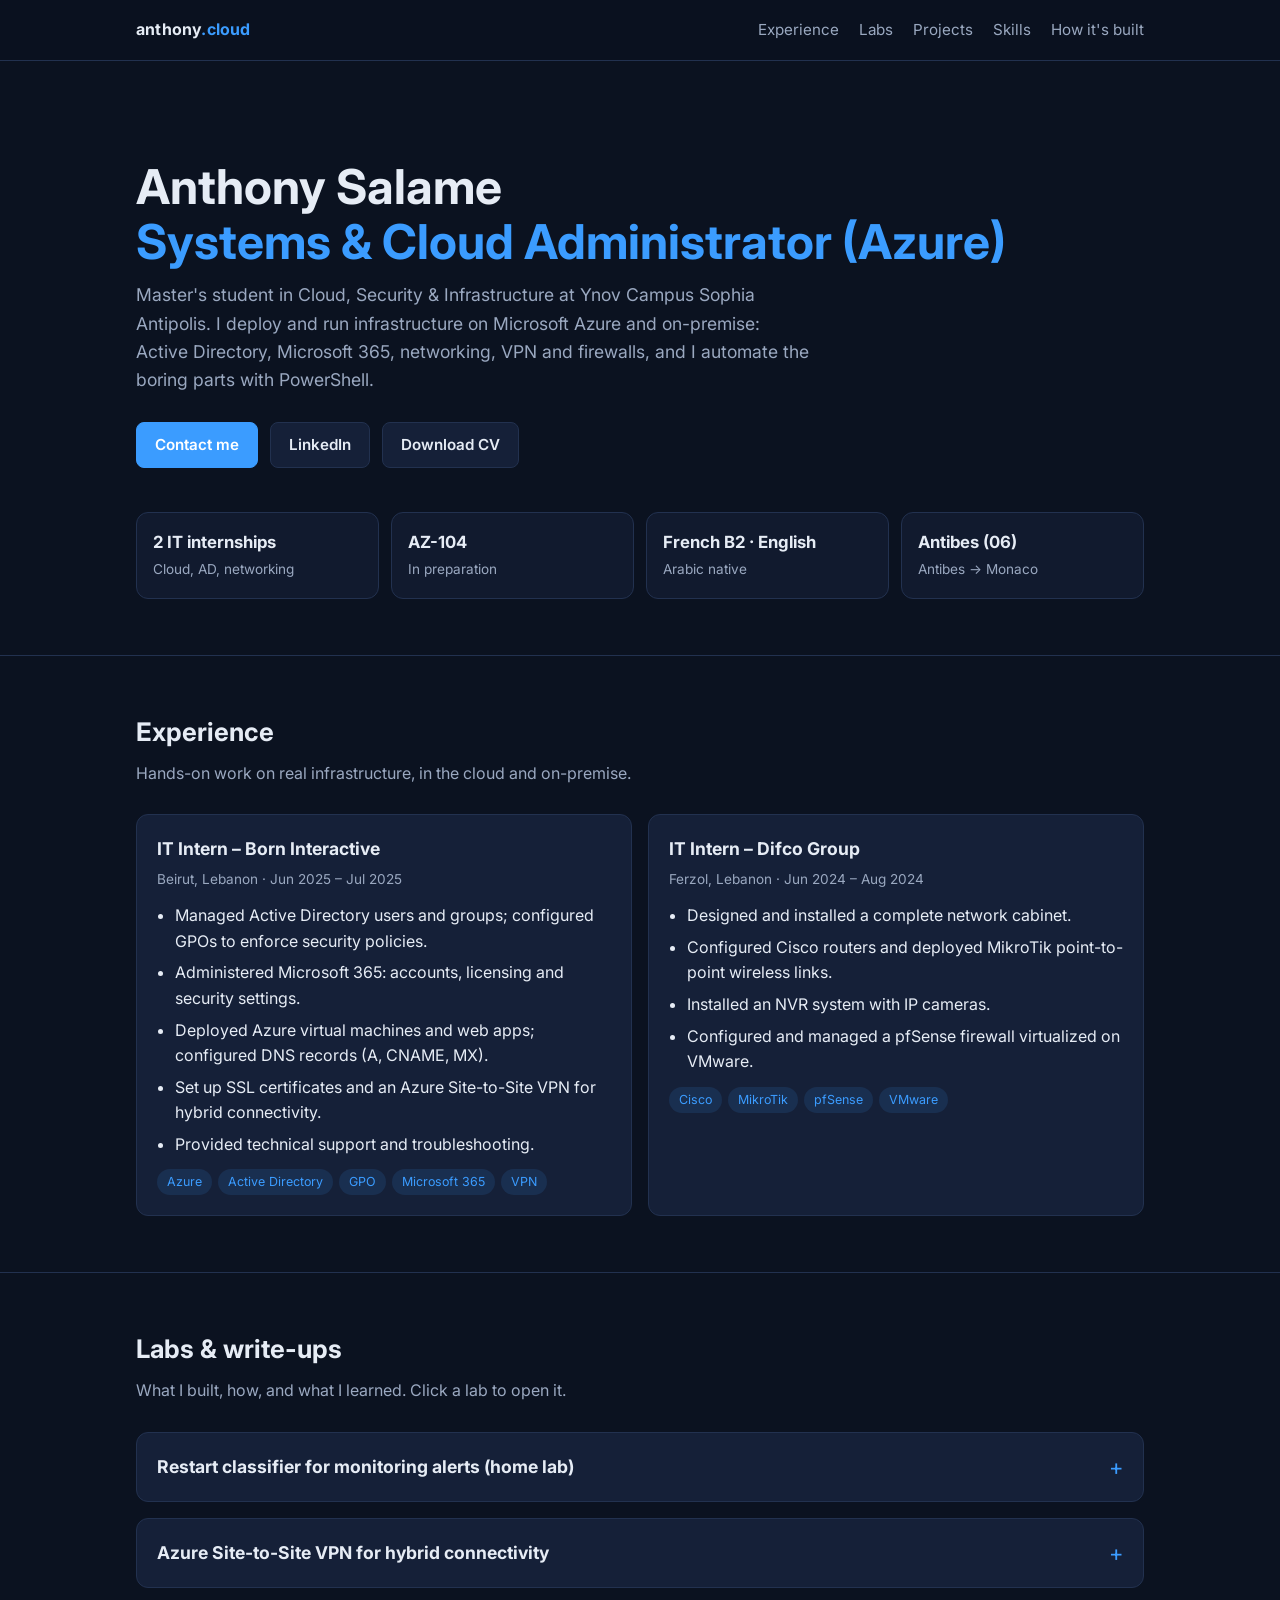
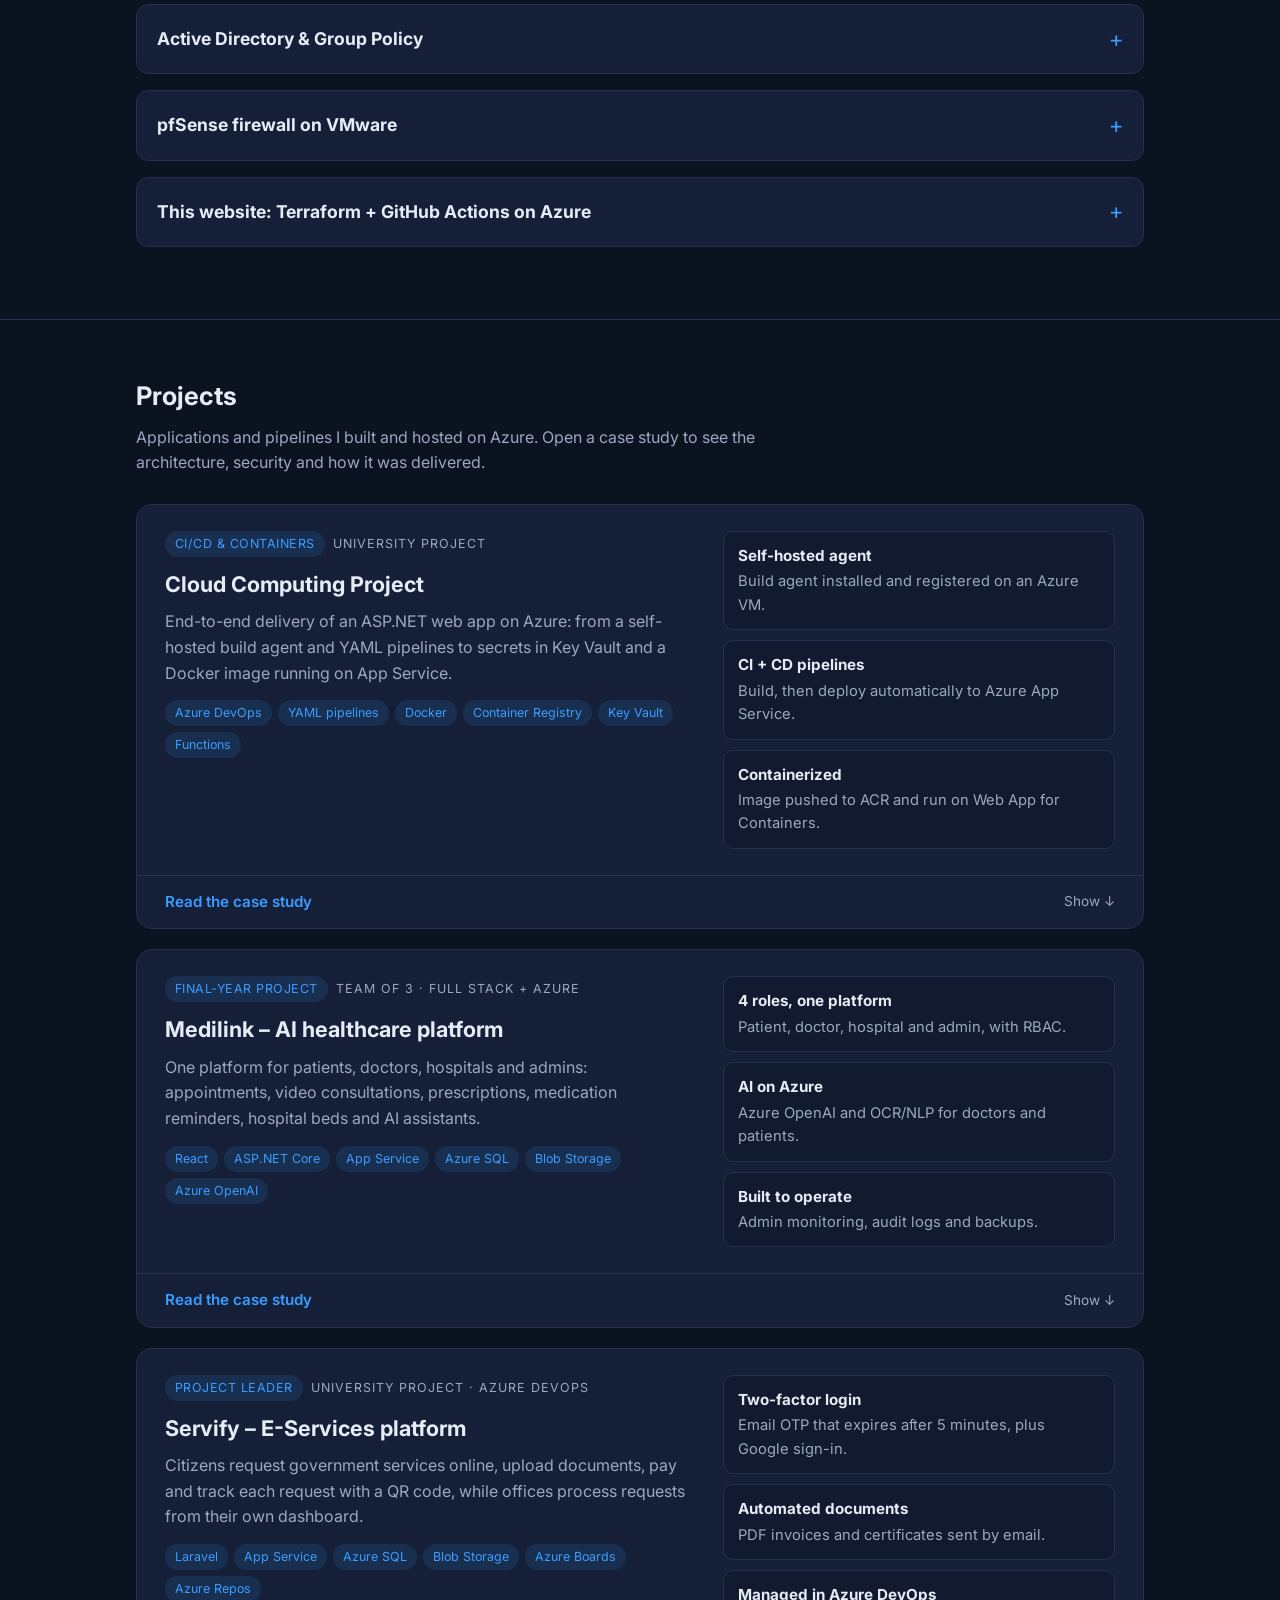
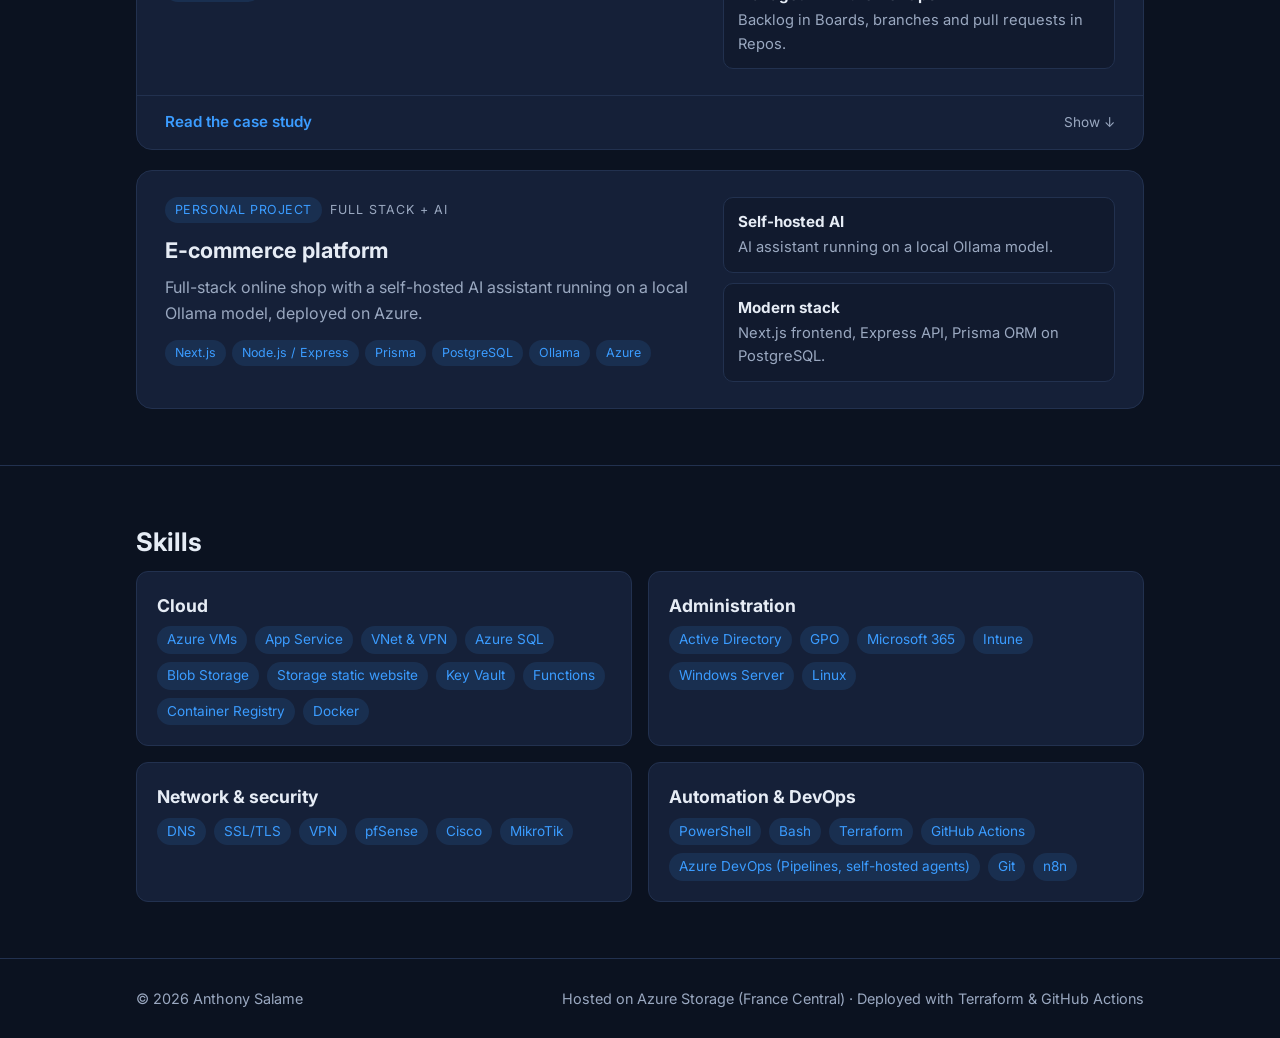
<file: site/index.html>
<!doctype html>
<html lang="en">
  <head>
    <meta charset="utf-8" />
    <meta name="viewport" content="width=device-width, initial-scale=1" />
    <title>Anthony Salame – Systems & Cloud</title>
    <meta
      name="description"
      content="Anthony Salame – Systems & Cloud Administration (Azure). Labs, internships and projects."
    />
    <link rel="preconnect" href="https://fonts.googleapis.com" />
    <link rel="preconnect" href="https://fonts.gstatic.com" crossorigin />
    <link
      href="https://fonts.googleapis.com/css2?family=Inter:wght@400;600;700&family=JetBrains+Mono:wght@400;600&display=swap"
      rel="stylesheet"
    />
    <link rel="stylesheet" href="styles.css" />
    <style>
      /* ---------- Projects ---------- */
      .projects { display: grid; gap: 20px; }
      .project {
        background: var(--card); border: 1px solid var(--border);
        border-radius: 16px; overflow: hidden;
        transition: border-color .2s ease;
      }
      .project:hover { border-color: rgba(59,156,255,.45); }
      .project-main {
        display: grid; grid-template-columns: 1.15fr .85fr; gap: 28px;
        padding: 26px 28px;
      }
      .project-kicker {
        display: flex; flex-wrap: wrap; gap: 8px; align-items: center;
        font-size: .78rem; text-transform: uppercase; letter-spacing: .08em;
        color: var(--muted); margin-bottom: 10px;
      }
      .project-kicker .pill {
        background: var(--accent-soft); color: var(--accent);
        border-radius: 999px; padding: 3px 10px; letter-spacing: .04em;
      }
      .project h3 { font-size: 1.35rem; margin-bottom: 8px; }
      .project-summary { color: var(--muted); margin-bottom: 14px; }
      .highlights { list-style: none; display: grid; gap: 10px; align-content: start; }
      .highlights li {
        background: var(--bg-alt); border: 1px solid var(--border);
        border-radius: 10px; padding: 12px 14px; font-size: .92rem;
      }
      .highlights li strong { display: block; color: var(--text); font-size: .95rem; margin-bottom: 2px; }
      .highlights li span { color: var(--muted); }
      .case-study { border-top: 1px solid var(--border); }
      .case-study summary {
        list-style: none; cursor: pointer; padding: 14px 28px;
        display: flex; justify-content: space-between; align-items: center;
        color: var(--accent); font-weight: 600; font-size: .95rem;
      }
      .case-study summary::-webkit-details-marker { display: none; }
      .case-study summary::after { content: "Show ↓"; font-weight: 400; color: var(--muted); font-size: .85rem; }
      .case-study[open] summary::after { content: "Hide ↑"; }
      .case-study summary:hover { background: rgba(59,156,255,.05); }
      .case-body {
        display: grid; grid-template-columns: 1fr 1fr; gap: 22px 32px;
        padding: 6px 28px 28px;
      }
      .case-body h4 {
        font-size: .78rem; text-transform: uppercase; letter-spacing: .08em;
        color: var(--accent); margin-bottom: 8px;
      }
      .case-body ul { padding-left: 18px; }
      .case-body li { margin-bottom: 6px; font-size: .94rem; }
      .case-body .full { grid-column: 1 / -1; }
      @media (max-width: 760px) {
        .project-main, .case-body { grid-template-columns: 1fr; gap: 18px; }
        .project-main { padding: 22px 20px; }
        .case-study summary { padding: 14px 20px; }
        .case-body { padding: 4px 20px 22px; }
      }
    </style>
  </head>
  <body>
    <header class="nav">
      <div class="container">
        <a href="#" class="logo">anthony<span>.cloud</span></a>
        <nav>
          <ul>
            <li><a href="#experience">Experience</a></li>
            <li><a href="#labs">Labs</a></li>
            <li class="hide-sm"><a href="#projects">Projects</a></li>
            <li class="hide-sm"><a href="#skills">Skills</a></li>
            <li><a href="deploy.html">How it's built</a></li>
          </ul>
        </nav>
      </div>
    </header>

    <main>
      <!-- HERO -->
      <div class="hero">
        <div class="container">
          <h1>
            Anthony Salame<br /><span
              >Systems & Cloud Administrator (Azure)</span
            >
          </h1>
          <p class="lead">
            Master's student in Cloud, Security & Infrastructure at Ynov Campus
            Sophia Antipolis. I deploy and run infrastructure on Microsoft Azure
            and on-premise: Active Directory, Microsoft 365, networking, VPN and
            firewalls, and I automate the boring parts with PowerShell.
          </p>
          <div class="cta">
            <a class="btn primary" href="mailto:anthony.salameh2005@gmail.com"
              >Contact me</a
            >
            <a
              class="btn"
              href="https://linkedin.com/in/anthony-salameh-21b314324"
              target="_blank"
              rel="noopener"
              >LinkedIn</a
            >
            <a class="btn" href="CV_Anthony_Salame.pdf" target="_blank"
              >Download CV</a
            >
          </div>

          <div class="stats">
            <div class="stat">
              <strong>2 IT internships</strong
              ><span>Cloud, AD, networking</span>
            </div>
            <div class="stat">
              <strong>AZ-104</strong><span>In preparation</span>
            </div>
            <div class="stat">
              <strong>French B2 · English</strong><span>Arabic native</span>
            </div>
            <div class="stat">
              <strong>Antibes (06)</strong><span>Antibes → Monaco</span>
            </div>
          </div>
        </div>
      </div>

      <!-- EXPERIENCE -->
      <section id="experience">
        <div class="container">
          <h2>Experience</h2>
          <p class="sub">
            Hands-on work on real infrastructure, in the cloud and on-premise.
          </p>

          <div class="grid two">
            <div class="card">
              <h3>IT Intern – Born Interactive</h3>
              <div class="meta">Beirut, Lebanon · Jun 2025 – Jul 2025</div>
              <ul>
                <li>
                  Managed Active Directory users and groups; configured GPOs to
                  enforce security policies.
                </li>
                <li>
                  Administered Microsoft 365: accounts, licensing and security
                  settings.
                </li>
                <li>
                  Deployed Azure virtual machines and web apps; configured DNS
                  records (A, CNAME, MX).
                </li>
                <li>
                  Set up SSL certificates and an Azure Site-to-Site VPN for
                  hybrid connectivity.
                </li>
                <li>Provided technical support and troubleshooting.</li>
              </ul>
              <div class="tags">
                <span class="tag">Azure</span
                ><span class="tag">Active Directory</span>
                <span class="tag">GPO</span
                ><span class="tag">Microsoft 365</span
                ><span class="tag">VPN</span>
              </div>
            </div>

            <div class="card">
              <h3>IT Intern – Difco Group</h3>
              <div class="meta">Ferzol, Lebanon · Jun 2024 – Aug 2024</div>
              <ul>
                <li>Designed and installed a complete network cabinet.</li>
                <li>
                  Configured Cisco routers and deployed MikroTik point-to-point
                  wireless links.
                </li>
                <li>Installed an NVR system with IP cameras.</li>
                <li>
                  Configured and managed a pfSense firewall virtualized on
                  VMware.
                </li>
              </ul>
              <div class="tags">
                <span class="tag">Cisco</span><span class="tag">MikroTik</span>
                <span class="tag">pfSense</span><span class="tag">VMware</span>
              </div>
            </div>
          </div>
        </div>
      </section>

      <!-- LABS -->
      <section id="labs">
        <div class="container">
          <h2>Labs & write-ups</h2>
          <p class="sub">
            What I built, how, and what I learned. Click a lab to open it.
          </p>
          <div class="card lab">
            <details>
              <summary>
                <h3>Restart classifier for monitoring alerts (home lab)</h3>
              </summary>
              <div class="body">
                <span class="tag wip">In progress</span>
                <h4>Problem</h4>
                <p>
                  When a server restarts, monitoring raises an alert and an
                  admin has to check by hand whether the restart was planned or
                  a real problem. Most of the time it was planned, so it's
                  repetitive work.
                </p>
                <h4>What I'm building</h4>
                <ul>
                  <li>
                    A Windows Server VM on Azure, restarted in different ways:
                    normal restart, Windows Update and forced power-off.
                  </li>
                  <li>
                    A PowerShell script that reads the Windows System event log
                    (IDs 1074, 6008, 41) to find why the server restarted.
                  </li>
                  <li>
                    It classifies each restart as <strong>expected</strong> or
                    <strong>unexpected</strong>, the first step toward closing
                    planned-restart alerts automatically and escalating only
                    real incidents.
                  </li>
                </ul>
                <h4>Skills</h4>
                <div class="tags">
                  <span class="tag">PowerShell</span
                  ><span class="tag">Windows event logs</span
                  ><span class="tag">Monitoring</span
                  ><span class="tag">Azure VM</span>
                </div>
              </div>
            </details>
          </div>

          <div class="card lab">
            <details>
              <summary>
                <h3>Azure Site-to-Site VPN for hybrid connectivity</h3>
              </summary>
              <div class="body">
                <h4>Goal</h4>
                <p>
                  Connect an on-premise network to Azure securely, so internal
                  resources can reach cloud VMs over private IPs.
                </p>
                <h4>Architecture</h4>
                <ul>
                  <li>Azure Virtual Network with a dedicated GatewaySubnet.</li>
                  <li>
                    Virtual Network Gateway (route-based) and a Local Network
                    Gateway describing the on-prem side.
                  </li>
                  <li>
                    IPsec/IKE connection with a pre-shared key; on-prem device
                    configured to match.
                  </li>
                </ul>
                <h4>What I learned</h4>
                <p>
                  Address-space planning matters: overlapping ranges break
                  routing. Checking the connection status and effective routes
                  is the fastest way to debug.
                </p>
                <div class="tags">
                  <span class="tag">Azure VNet</span
                  ><span class="tag">VPN Gateway</span
                  ><span class="tag">IPsec</span>
                </div>
              </div>
            </details>
          </div>

          <div class="card lab">
            <details>
              <summary><h3>Active Directory & Group Policy</h3></summary>
              <div class="body">
                <h4>Goal</h4>
                <p>
                  Manage users and machines centrally and enforce security
                  settings.
                </p>
                <h4>What I did</h4>
                <ul>
                  <li>
                    Organized users and computers into OUs and security groups.
                  </li>
                  <li>
                    Created GPOs for password policy, drive mappings and
                    workstation restrictions.
                  </li>
                  <li>
                    Verified results with <code>gpresult /r</code> and
                    <code>gpupdate /force</code>.
                  </li>
                </ul>
                <div class="tags">
                  <span class="tag">Windows Server</span
                  ><span class="tag">AD DS</span><span class="tag">GPO</span>
                </div>
              </div>
            </details>
          </div>

          <div class="card lab">
            <details>
              <summary><h3>pfSense firewall on VMware</h3></summary>
              <div class="body">
                <h4>Goal</h4>
                <p>Protect a company network with a virtualized firewall.</p>
                <h4>What I did</h4>
                <ul>
                  <li>
                    Deployed pfSense as a VM with separate WAN and LAN
                    interfaces.
                  </li>
                  <li>Configured firewall rules, NAT and DHCP.</li>
                  <li>Tested rules from the LAN and reviewed firewall logs.</li>
                </ul>
                <div class="tags">
                  <span class="tag">pfSense</span><span class="tag">VMware</span
                  ><span class="tag">Firewall rules</span>
                </div>
              </div>
            </details>
          </div>

          <div class="card lab">
            <details>
              <summary>
                <h3>This website: Terraform + GitHub Actions on Azure</h3>
              </summary>
              <div class="body">
                <p>
                  The site you're reading is deployed as code. Full details on
                  the <a href="deploy.html">How it's built</a> page.
                </p>
                <div class="tags">
                  <span class="tag">Terraform</span
                  ><span class="tag">Azure Storage</span
                  ><span class="tag">GitHub Actions</span>
                </div>
              </div>
            </details>
          </div>
        </div>
      </section>

      <!-- PROJECTS -->
      <section id="projects">
        <div class="container">
          <h2>Projects</h2>
          <p class="sub">
            Applications and pipelines I built and hosted on Azure. Open a case
            study to see the architecture, security and how it was delivered.
          </p>

          <div class="projects">
            <!-- Cloud Computing Project -->
            <article class="project">
              <div class="project-main">
                <div>
                  <div class="project-kicker">
                    <span class="pill">CI/CD &amp; containers</span>
                    <span>University project</span>
                  </div>
                  <h3>Cloud Computing Project</h3>
                  <p class="project-summary">
                    End-to-end delivery of an ASP.NET web app on Azure: from a
                    self-hosted build agent and YAML pipelines to secrets in Key
                    Vault and a Docker image running on App Service.
                  </p>
                  <div class="tags">
                    <span class="tag">Azure DevOps</span><span class="tag">YAML pipelines</span
                    ><span class="tag">Docker</span><span class="tag">Container Registry</span
                    ><span class="tag">Key Vault</span><span class="tag">Functions</span>
                  </div>
                </div>
                <ul class="highlights">
                  <li><strong>Self-hosted agent</strong><span>Build agent installed and registered on an Azure VM.</span></li>
                  <li><strong>CI + CD pipelines</strong><span>Build, then deploy automatically to Azure App Service.</span></li>
                  <li><strong>Containerized</strong><span>Image pushed to ACR and run on Web App for Containers.</span></li>
                </ul>
              </div>
              <details class="case-study">
                <summary>Read the case study</summary>
                <div class="case-body">
                  <div>
                    <h4>Pipeline</h4>
                    <ul>
                      <li>Work tracked in Azure Boards.</li>
                      <li>Self-hosted agent on an Azure VM, connected to an agent pool.</li>
                      <li>CI pipeline builds the app; CD pipeline deploys it to an Azure Web App.</li>
                    </ul>
                  </div>
                  <div>
                    <h4>Azure services</h4>
                    <ul>
                      <li>App Service and Azure SQL Database for the web app.</li>
                      <li>Azure Functions with HTTP and Timer triggers, connected to a Storage Account.</li>
                    </ul>
                  </div>
                  <div>
                    <h4>Secrets</h4>
                    <ul>
                      <li>SQL and Storage connection strings stored as secrets in Azure Key Vault instead of in the code.</li>
                    </ul>
                  </div>
                  <div>
                    <h4>Containers</h4>
                    <ul>
                      <li>App containerized with Docker and pushed to Azure Container Registry.</li>
                      <li>Deployed from ACR to Web App for Containers.</li>
                    </ul>
                  </div>
                </div>
              </details>
            </article>

            <!-- Medilink -->
            <article class="project">
              <div class="project-main">
                <div>
                  <div class="project-kicker">
                    <span class="pill">Final-year project</span>
                    <span>Team of 3 · Full stack + Azure</span>
                  </div>
                  <h3>Medilink – AI healthcare platform</h3>
                  <p class="project-summary">
                    One platform for patients, doctors, hospitals and admins:
                    appointments, video consultations, prescriptions, medication
                    reminders, hospital beds and AI assistants.
                  </p>
                  <div class="tags">
                    <span class="tag">React</span><span class="tag">ASP.NET Core</span
                    ><span class="tag">App Service</span><span class="tag">Azure SQL</span
                    ><span class="tag">Blob Storage</span><span class="tag">Azure OpenAI</span>
                  </div>
                </div>
                <ul class="highlights">
                  <li><strong>4 roles, one platform</strong><span>Patient, doctor, hospital and admin, with RBAC.</span></li>
                  <li><strong>AI on Azure</strong><span>Azure OpenAI and OCR/NLP for doctors and patients.</span></li>
                  <li><strong>Built to operate</strong><span>Admin monitoring, audit logs and backups.</span></li>
                </ul>
              </div>
              <details class="case-study">
                <summary>Read the case study</summary>
                <div class="case-body">
                  <div>
                    <h4>What it does</h4>
                    <ul>
                      <li>Patients book appointments, chat and make audio/video calls with doctors, and set medication reminders.</li>
                      <li>Doctors prescribe, refer patients to other doctors and request hospital beds.</li>
                      <li>Hospitals manage available beds, departments and staff.</li>
                    </ul>
                  </div>
                  <div>
                    <h4>Architecture</h4>
                    <ul>
                      <li>React frontend and ASP.NET Core REST API.</li>
                      <li>Hosted on Azure App Service, Azure SQL Database for data, Blob Storage for medical documents.</li>
                      <li>Azure OpenAI and OCR services for AI decision support and document reading.</li>
                    </ul>
                  </div>
                  <div>
                    <h4>Security</h4>
                    <ul>
                      <li>JWT authentication and role-based access control.</li>
                      <li>Password hashing, email verification, HTTPS everywhere.</li>
                      <li>Audit logs of system and AI activity.</li>
                    </ul>
                  </div>
                  <div>
                    <h4>Operations</h4>
                    <ul>
                      <li>Admin dashboard for system health, database operations and AI activity.</li>
                      <li>Backup management from the admin panel.</li>
                      <li>Access control tested with 20 accounts across all roles.</li>
                    </ul>
                  </div>
                  <div class="full">
                    <h4>My role</h4>
                    <p>Team of 3 where everyone worked across the whole project: frontend, backend, database and Azure deployment.</p>
                  </div>
                </div>
              </details>
            </article>

            <!-- Servify -->
            <article class="project">
              <div class="project-main">
                <div>
                  <div class="project-kicker">
                    <span class="pill">Project leader</span>
                    <span>University project · Azure DevOps</span>
                  </div>
                  <h3>Servify – E-Services platform</h3>
                  <p class="project-summary">
                    Citizens request government services online, upload
                    documents, pay and track each request with a QR code, while
                    offices process requests from their own dashboard.
                  </p>
                  <div class="tags">
                    <span class="tag">Laravel</span><span class="tag">App Service</span
                    ><span class="tag">Azure SQL</span><span class="tag">Blob Storage</span
                    ><span class="tag">Azure Boards</span><span class="tag">Azure Repos</span>
                  </div>
                </div>
                <ul class="highlights">
                  <li><strong>Two-factor login</strong><span>Email OTP that expires after 5 minutes, plus Google sign-in.</span></li>
                  <li><strong>Automated documents</strong><span>PDF invoices and certificates sent by email.</span></li>
                  <li><strong>Managed in Azure DevOps</strong><span>Backlog in Boards, branches and pull requests in Repos.</span></li>
                </ul>
              </div>
              <details class="case-study">
                <summary>Read the case study</summary>
                <div class="case-body">
                  <div>
                    <h4>What it does</h4>
                    <ul>
                      <li>Three roles: citizens, government offices and admins, each with a dashboard.</li>
                      <li>Requests go through Pending, In Review, Missing Docs, Approved, Rejected and Completed.</li>
                      <li>QR code tracking, Google Maps office finder, chat, reviews and appointment booking.</li>
                      <li>Card or crypto payments, and revenue reports for admins.</li>
                    </ul>
                  </div>
                  <div>
                    <h4>Architecture</h4>
                    <ul>
                      <li>Laravel (MVC) backend and responsive Bootstrap frontend.</li>
                      <li>Hosted on Azure App Service, Azure SQL Database for data, Blob Storage for uploaded documents (MySQL during local development).</li>
                      <li>Laravel Mail and Notifications, DomPDF for generated documents.</li>
                    </ul>
                  </div>
                  <div>
                    <h4>Security</h4>
                    <ul>
                      <li>Email/password or Google login (Laravel Socialite).</li>
                      <li>2FA with a 6-digit email OTP valid for 5 minutes.</li>
                      <li>Role checks so a scanned QR code never exposes someone else's request.</li>
                    </ul>
                  </div>
                  <div>
                    <h4>How we worked</h4>
                    <ul>
                      <li>Backlog items assigned and tracked to done in Azure Boards.</li>
                      <li>Code in Azure Repos with Git branches and pull requests.</li>
                    </ul>
                  </div>
                  <div class="full">
                    <h4>My role</h4>
                    <p>Project leader: I organized the work in Azure DevOps and developed the platform.</p>
                  </div>
                </div>
              </details>
            </article>

            <!-- E-commerce -->
            <article class="project">
              <div class="project-main">
                <div>
                  <div class="project-kicker">
                    <span class="pill">Personal project</span>
                    <span>Full stack + AI</span>
                  </div>
                  <h3>E-commerce platform</h3>
                  <p class="project-summary">
                    Full-stack online shop with a self-hosted AI
                    assistant running on a local Ollama model, deployed on Azure.
                  </p>
                  <div class="tags">
                    <span class="tag">Next.js</span><span class="tag">Node.js / Express</span
                    ><span class="tag">Prisma</span><span class="tag">PostgreSQL</span
                    ><span class="tag">Ollama</span><span class="tag">Azure</span>
                  </div>
                </div>
                <ul class="highlights">
                  <li><strong>Self-hosted AI</strong><span>AI assistant running on a local Ollama model.</span></li>
                  <li><strong>Modern stack</strong><span>Next.js frontend, Express API, Prisma ORM on PostgreSQL.</span></li>
                </ul>
              </div>
            </article>
          </div>
        </div>
      </section>

      <!-- SKILLS -->
      <section id="skills">
        <div class="container">
          <h2>Skills</h2>
          <div class="grid two">
            <div class="card">
              <h3>Cloud</h3>
              <div class="skill-row">
                <span class="tag">Azure VMs</span
                ><span class="tag">App Service</span
                ><span class="tag">VNet & VPN</span
                ><span class="tag">Azure SQL</span
                ><span class="tag">Blob Storage</span
                ><span class="tag">Storage static website</span
                ><span class="tag">Key Vault</span
                ><span class="tag">Functions</span
                ><span class="tag">Container Registry</span
                ><span class="tag">Docker</span>
              </div>
            </div>
            <div class="card">
              <h3>Administration</h3>
              <div class="skill-row">
                <span class="tag">Active Directory</span
                ><span class="tag">GPO</span
                ><span class="tag">Microsoft 365</span
                ><span class="tag">Intune</span
                ><span class="tag">Windows Server</span
                ><span class="tag">Linux</span>
              </div>
            </div>
            <div class="card">
              <h3>Network & security</h3>
              <div class="skill-row">
                <span class="tag">DNS</span><span class="tag">SSL/TLS</span
                ><span class="tag">VPN</span><span class="tag">pfSense</span
                ><span class="tag">Cisco</span><span class="tag">MikroTik</span>
              </div>
            </div>
            <div class="card">
              <h3>Automation & DevOps</h3>
              <div class="skill-row">
                <span class="tag">PowerShell</span><span class="tag">Bash</span
                ><span class="tag">Terraform</span
                ><span class="tag">GitHub Actions</span
                ><span class="tag">Azure DevOps (Pipelines, self-hosted agents)</span
                ><span class="tag">Git</span><span class="tag">n8n</span>
              </div>
            </div>
          </div>
        </div>
      </section>
    </main>

    <footer>
      <div class="container">
        <span>© 2026 Anthony Salame</span>
        <span
          >Hosted on Azure Storage (France Central) · Deployed with Terraform &
          GitHub Actions</span
        >
      </div>
    </footer>
  </body>
</html>
</file>
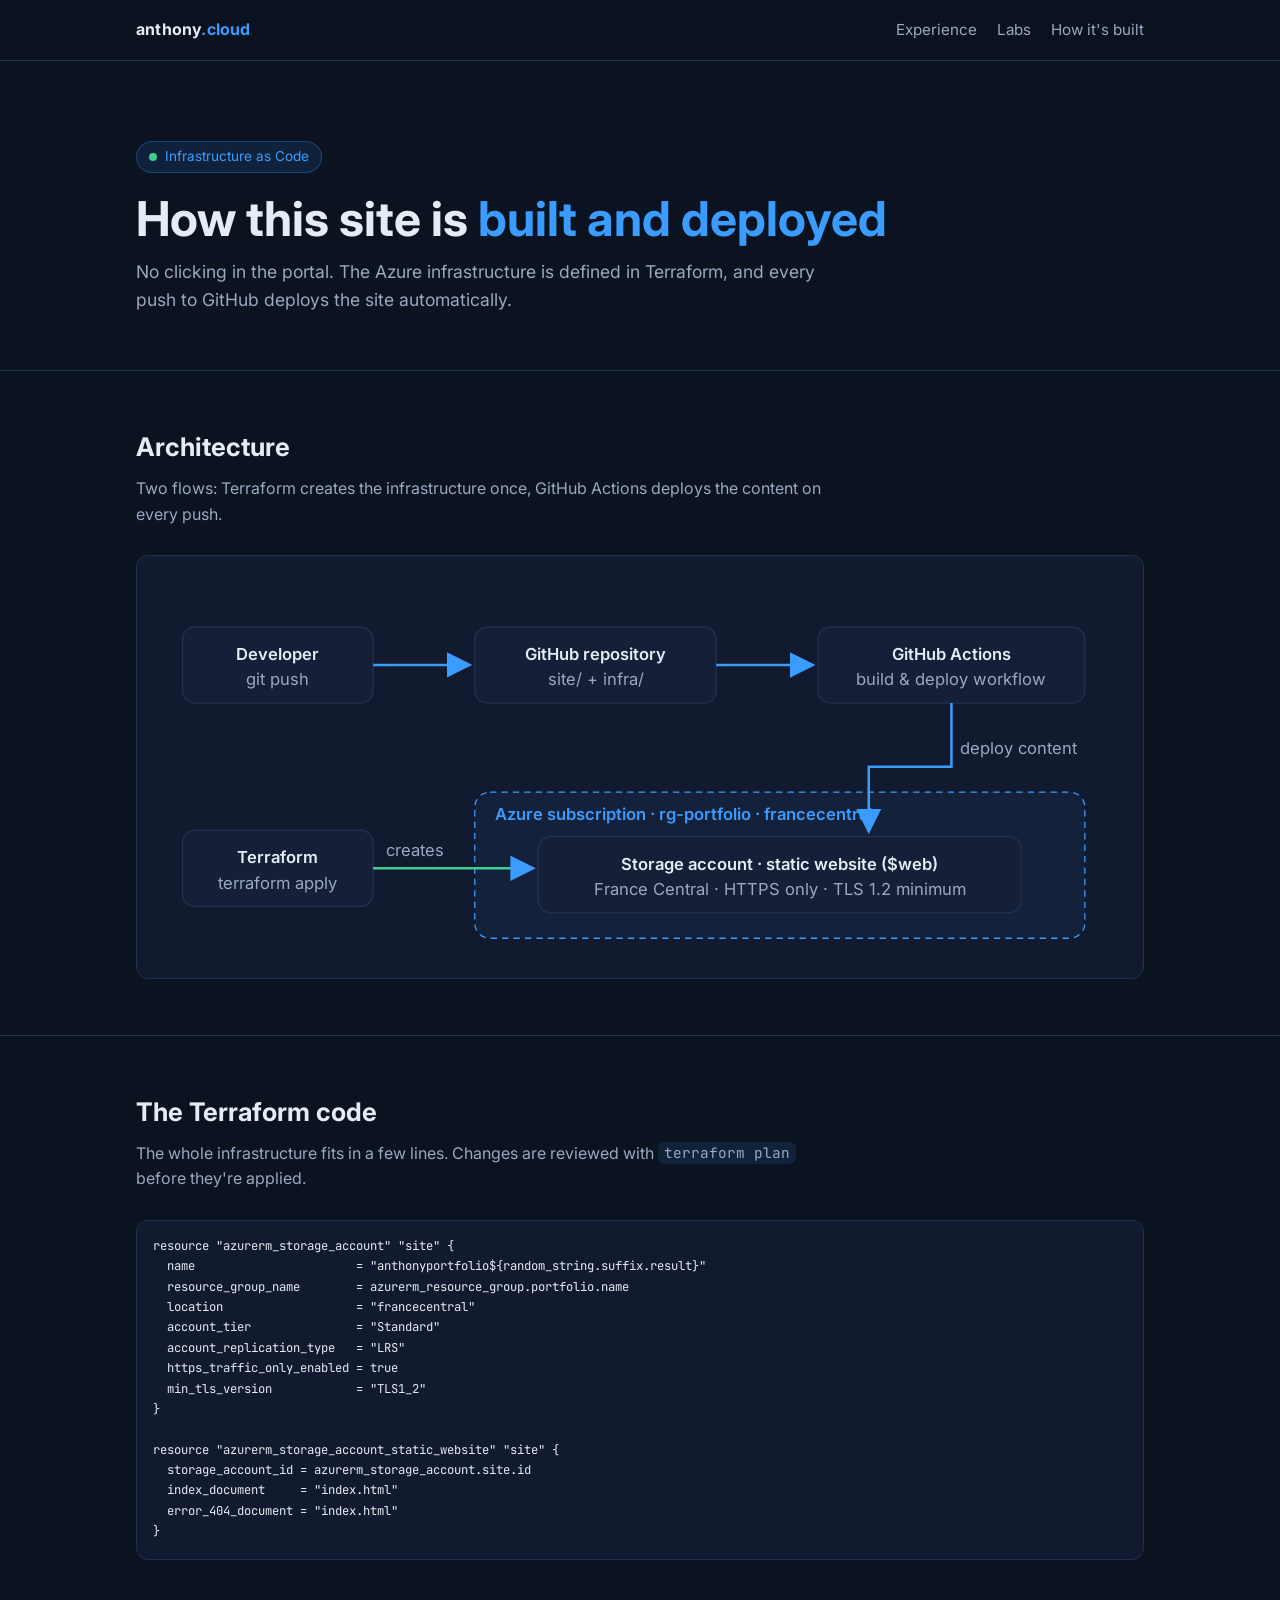
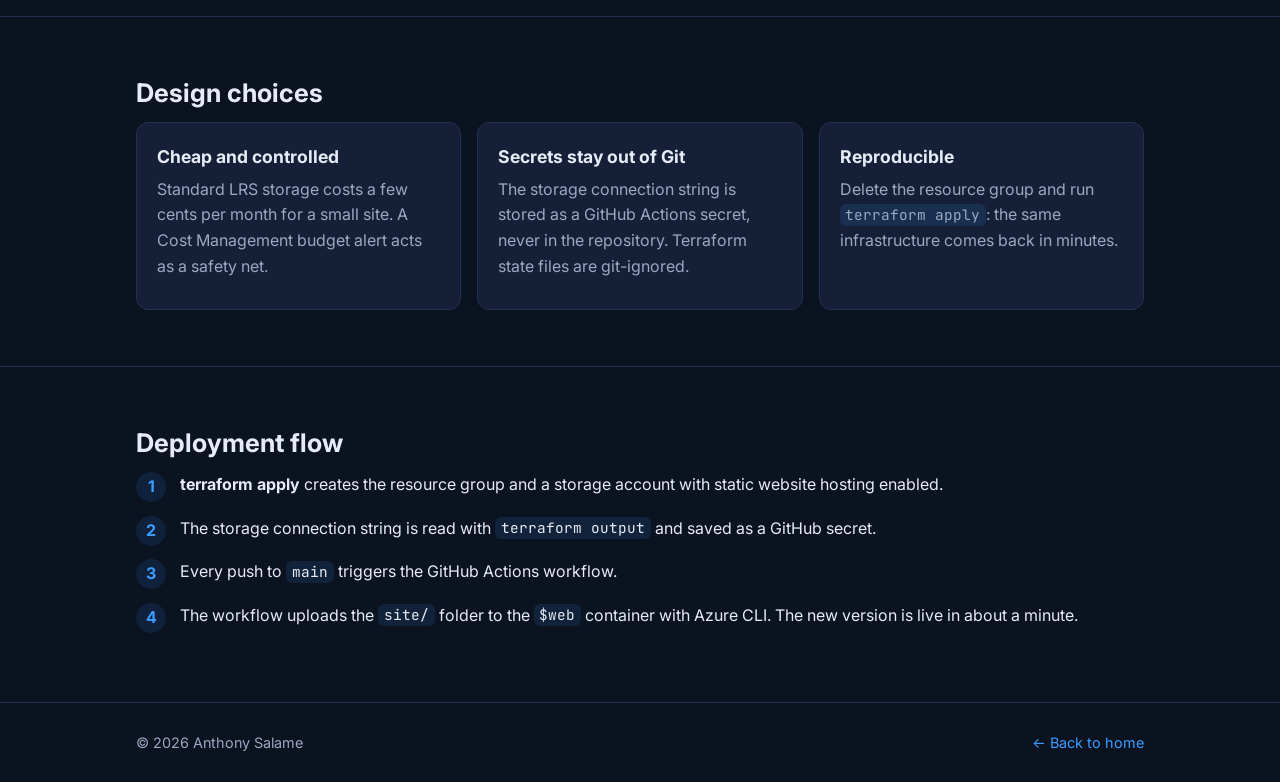
<file: site/deploy.html>
<!doctype html>
<html lang="en">
<head>
  <meta charset="utf-8">
  <meta name="viewport" content="width=device-width, initial-scale=1">
  <title>How It's Built – Anthony Salame</title>
  <meta name="description" content="How this site is deployed on Azure with Terraform and GitHub Actions.">
  <link rel="preconnect" href="https://fonts.googleapis.com">
  <link rel="preconnect" href="https://fonts.gstatic.com" crossorigin>
  <link href="https://fonts.googleapis.com/css2?family=Inter:wght@400;600;700&family=JetBrains+Mono:wght@400;600&display=swap" rel="stylesheet">
  <link rel="stylesheet" href="styles.css">
</head>
<body>

<header class="nav">
  <div class="container">
    <a href="index.html" class="logo">anthony<span>.cloud</span></a>
    <nav>
      <ul>
        <li><a href="index.html#experience">Experience</a></li>
        <li><a href="index.html#labs">Labs</a></li>
        <li><a href="deploy.html">How it's built</a></li>
      </ul>
    </nav>
  </div>
</header>

<main>
  <div class="hero">
    <div class="container">
      <span class="badge">Infrastructure as Code</span>
      <h1>How this site is <span>built and deployed</span></h1>
      <p class="lead">
        No clicking in the portal. The Azure infrastructure is defined in Terraform,
        and every push to GitHub deploys the site automatically.
      </p>
    </div>
  </div>

  <section>
    <div class="container">
      <h2>Architecture</h2>
      <p class="sub">Two flows: Terraform creates the infrastructure once, GitHub Actions deploys the content on every push.</p>
      <div class="diagram">
        <svg viewBox="0 0 760 300" xmlns="http://www.w3.org/2000/svg" font-family="Inter, sans-serif" font-size="13">
          <defs>
            <marker id="arr" markerWidth="10" markerHeight="10" refX="9" refY="5" orient="auto">
              <path d="M0,0 L10,5 L0,10 z" fill="#3b9cff"/>
            </marker>
          </defs>
          <!-- Developer -->
          <rect x="20" y="40" width="150" height="60" rx="10" fill="#152038" stroke="#22314f"/>
          <text x="95" y="66" fill="#e6ecf5" text-anchor="middle" font-weight="600">Developer</text>
          <text x="95" y="86" fill="#9aa8c0" text-anchor="middle">git push</text>
          <!-- GitHub -->
          <rect x="250" y="40" width="190" height="60" rx="10" fill="#152038" stroke="#22314f"/>
          <text x="345" y="66" fill="#e6ecf5" text-anchor="middle" font-weight="600">GitHub repository</text>
          <text x="345" y="86" fill="#9aa8c0" text-anchor="middle">site/ + infra/</text>
          <!-- Actions -->
          <rect x="520" y="40" width="210" height="60" rx="10" fill="#152038" stroke="#22314f"/>
          <text x="625" y="66" fill="#e6ecf5" text-anchor="middle" font-weight="600">GitHub Actions</text>
          <text x="625" y="86" fill="#9aa8c0" text-anchor="middle">build &amp; deploy workflow</text>
          <!-- Terraform -->
          <rect x="20" y="200" width="150" height="60" rx="10" fill="#152038" stroke="#22314f"/>
          <text x="95" y="226" fill="#e6ecf5" text-anchor="middle" font-weight="600">Terraform</text>
          <text x="95" y="246" fill="#9aa8c0" text-anchor="middle">terraform apply</text>
          <!-- Azure box -->
          <rect x="250" y="170" width="480" height="115" rx="12" fill="rgba(59,156,255,0.06)" stroke="#3b9cff" stroke-dasharray="5 4"/>
          <text x="266" y="192" fill="#3b9cff" font-weight="600">Azure subscription · rg-portfolio · francecentral</text>
          <rect x="300" y="205" width="380" height="60" rx="10" fill="#152038" stroke="#22314f"/>
          <text x="490" y="231" fill="#e6ecf5" text-anchor="middle" font-weight="600">Storage account · static website ($web)</text>
          <text x="490" y="251" fill="#9aa8c0" text-anchor="middle">France Central · HTTPS only · TLS 1.2 minimum</text>
          <!-- arrows -->
          <line x1="170" y1="70" x2="246" y2="70" stroke="#3b9cff" stroke-width="2" marker-end="url(#arr)"/>
          <line x1="440" y1="70" x2="516" y2="70" stroke="#3b9cff" stroke-width="2" marker-end="url(#arr)"/>
          <path d="M625,100 L625,150 L560,150 L560,201" fill="none" stroke="#3b9cff" stroke-width="2" marker-end="url(#arr)"/>
          <text x="632" y="140" fill="#9aa8c0">deploy content</text>
          <line x1="170" y1="230" x2="296" y2="230" stroke="#3ccf8e" stroke-width="2" marker-end="url(#arr)"/>
          <text x="180" y="220" fill="#9aa8c0">creates</text>
        </svg>
      </div>
    </div>
  </section>

  <section>
    <div class="container">
      <h2>The Terraform code</h2>
      <p class="sub">The whole infrastructure fits in a few lines. Changes are reviewed with <code>terraform plan</code> before they're applied.</p>
<pre><code>resource "azurerm_storage_account" "site" {
  name                       = "anthonyportfolio${random_string.suffix.result}"
  resource_group_name        = azurerm_resource_group.portfolio.name
  location                   = "francecentral"
  account_tier               = "Standard"
  account_replication_type   = "LRS"
  https_traffic_only_enabled = true
  min_tls_version            = "TLS1_2"
}

resource "azurerm_storage_account_static_website" "site" {
  storage_account_id = azurerm_storage_account.site.id
  index_document     = "index.html"
  error_404_document = "index.html"
}</code></pre>
    </div>
  </section>

  <section>
    <div class="container">
      <h2>Design choices</h2>
      <div class="grid three">
        <div class="card">
          <h3>Cheap and controlled</h3>
          <p>Standard LRS storage costs a few cents per month for a small site. A Cost Management budget alert acts as a safety net.</p>
        </div>
        <div class="card">
          <h3>Secrets stay out of Git</h3>
          <p>The storage connection string is stored as a GitHub Actions secret, never in the repository. Terraform state files are git-ignored.</p>
        </div>
        <div class="card">
          <h3>Reproducible</h3>
          <p>Delete the resource group and run <code>terraform apply</code>: the same infrastructure comes back in minutes.</p>
        </div>
      </div>
    </div>
  </section>

  <section>
    <div class="container">
      <h2>Deployment flow</h2>
      <ol class="steps">
        <li><strong>terraform apply</strong> creates the resource group and a storage account with static website hosting enabled.</li>
        <li>The storage connection string is read with <code>terraform output</code> and saved as a GitHub secret.</li>
        <li>Every push to <code>main</code> triggers the GitHub Actions workflow.</li>
        <li>The workflow uploads the <code>site/</code> folder to the <code>$web</code> container with Azure CLI. The new version is live in about a minute.</li>
      </ol>
    </div>
  </section>
</main>

<footer>
  <div class="container">
    <span>© 2026 Anthony Salame</span>
    <span><a href="index.html">← Back to home</a></span>
  </div>
</footer>

</body>
</html>
</file>
<file: site/styles.css>
:root {
  --bg: #0b1220;
  --bg-alt: #111a2e;
  --card: #152038;
  --border: #22314f;
  --text: #e6ecf5;
  --muted: #9aa8c0;
  --accent: #3b9cff;
  --accent-soft: rgba(59, 156, 255, 0.12);
  --ok: #3ccf8e;
  --radius: 12px;
  --max: 1040px;
}

* { box-sizing: border-box; margin: 0; padding: 0; }

html { scroll-behavior: smooth; }

body {
  font-family: "Inter", system-ui, -apple-system, "Segoe UI", Roboto, sans-serif;
  background: var(--bg);
  color: var(--text);
  line-height: 1.6;
  font-size: 16px;
}

a { color: var(--accent); text-decoration: none; }
a:hover { text-decoration: underline; }

code, .mono {
  font-family: "JetBrains Mono", ui-monospace, SFMono-Regular, Menlo, monospace;
  font-size: 0.9em;
}

code {
  background: var(--accent-soft);
  padding: 0.1em 0.4em;
  border-radius: 6px;
}

.container { max-width: var(--max); margin: 0 auto; padding: 0 16px; }

/* Header */
header.nav {
  position: sticky; top: 0; z-index: 10;
  background: rgba(11, 18, 32, 0.9);
  backdrop-filter: blur(8px);
  border-bottom: 1px solid var(--border);
}
header.nav .container {
  display: flex; align-items: center; justify-content: space-between;
  height: 60px; gap: 16px;
}
.logo { font-weight: 700; color: var(--text); letter-spacing: 0.2px; }
.logo span { color: var(--accent); }
nav ul { list-style: none; display: flex; gap: 20px; }
nav a { color: var(--muted); font-size: 0.95rem; }
nav a:hover { color: var(--text); text-decoration: none; }

/* Hero */
.hero { padding: 80px 0 56px; }
.badge {
  display: inline-flex; align-items: center; gap: 8px;
  background: var(--accent-soft); color: var(--accent);
  border: 1px solid rgba(59, 156, 255, 0.3);
  padding: 4px 12px; border-radius: 999px; font-size: 0.85rem;
}
.badge::before {
  content: ""; width: 8px; height: 8px; border-radius: 50%; background: var(--ok);
}
.hero h1 { font-size: clamp(2rem, 5vw, 3rem); line-height: 1.15; margin: 18px 0 12px; }
.hero h1 span { color: var(--accent); }
.hero p.lead { color: var(--muted); font-size: 1.1rem; max-width: 680px; }
.cta { display: flex; flex-wrap: wrap; gap: 12px; margin-top: 28px; }
.btn {
  display: inline-block; padding: 10px 18px; border-radius: 8px;
  font-weight: 600; font-size: 0.95rem; border: 1px solid var(--border);
  color: var(--text); background: var(--card);
}
.btn.primary { background: var(--accent); border-color: var(--accent); color: #fff; }
.btn:hover { text-decoration: none; filter: brightness(1.1); }

.stats {
  display: grid; grid-template-columns: repeat(4, 1fr); gap: 12px; margin-top: 44px;
}
.stat {
  background: var(--bg-alt); border: 1px solid var(--border);
  border-radius: var(--radius); padding: 16px;
}
.stat strong { display: block; font-size: 1.05rem; }
.stat span { color: var(--muted); font-size: 0.85rem; }

/* Sections */
section { padding: 56px 0; border-top: 1px solid var(--border); }
section h2 { font-size: 1.6rem; margin-bottom: 8px; }
section .sub { color: var(--muted); margin-bottom: 28px; max-width: 700px; }

.grid { display: grid; gap: 16px; }
.grid.two { grid-template-columns: repeat(2, 1fr); }
.grid.three { grid-template-columns: repeat(3, 1fr); }

.card {
  background: var(--card); border: 1px solid var(--border);
  border-radius: var(--radius); padding: 20px;
}
.card h3 { font-size: 1.1rem; margin-bottom: 6px; }
.card .meta { color: var(--muted); font-size: 0.85rem; margin-bottom: 12px; }
.card ul { padding-left: 18px; color: var(--text); }
.card li { margin-bottom: 6px; }
.card p { color: var(--muted); margin-bottom: 10px; }

.tags { display: flex; flex-wrap: wrap; gap: 6px; margin-top: 12px; }
.tag {
  font-size: 0.78rem; padding: 3px 10px; border-radius: 999px;
  background: var(--accent-soft); color: var(--accent);
}
.tag.wip { background: rgba(60, 207, 142, 0.12); color: var(--ok); }

/* Lab write-ups */
.lab { margin-bottom: 16px; }
.lab details summary {
  cursor: pointer; list-style: none; display: flex;
  justify-content: space-between; align-items: center; gap: 12px;
}
.lab details summary::-webkit-details-marker { display: none; }
.lab details summary h3 { margin: 0; }
.lab details summary::after {
  content: "+"; color: var(--accent); font-size: 1.4rem; line-height: 1;
}
.lab details[open] summary::after { content: "–"; }
.lab .body { margin-top: 16px; }
.lab .body h4 {
  font-size: 0.8rem; text-transform: uppercase; letter-spacing: 0.08em;
  color: var(--accent); margin: 16px 0 6px;
}
.lab .body p, .lab .body li { color: var(--text); }

/* Skills */
.skill-row { display: flex; flex-wrap: wrap; gap: 8px; }
.skill-row .tag { font-size: 0.85rem; }

/* Deploy page */
.diagram {
  background: var(--bg-alt); border: 1px solid var(--border);
  border-radius: var(--radius); padding: 20px; overflow-x: auto;
}
.diagram svg { width: 100%; height: auto; min-width: 560px; display: block; }
pre {
  background: var(--bg-alt); border: 1px solid var(--border);
  border-radius: var(--radius); padding: 16px; overflow-x: auto;
  font-size: 0.85rem; line-height: 1.5;
}
pre code { background: none; padding: 0; }
.steps { counter-reset: step; list-style: none; }
.steps li {
  counter-increment: step; position: relative; padding-left: 44px; margin-bottom: 18px;
}
.steps li::before {
  content: counter(step); position: absolute; left: 0; top: 0;
  width: 30px; height: 30px; border-radius: 50%;
  background: var(--accent-soft); color: var(--accent);
  display: flex; align-items: center; justify-content: center; font-weight: 700;
}

/* Footer */
footer {
  border-top: 1px solid var(--border); padding: 28px 0; color: var(--muted);
  font-size: 0.9rem;
}
footer .container { display: flex; justify-content: space-between; flex-wrap: wrap; gap: 12px; }

/* Responsive */
@media (max-width: 860px) {
  .grid.three { grid-template-columns: 1fr 1fr; }
  .stats { grid-template-columns: 1fr 1fr; }
}
@media (max-width: 640px) {
  nav ul { gap: 14px; }
  nav li.hide-sm { display: none; }
  .grid.two, .grid.three { grid-template-columns: 1fr; }
  .hero { padding: 56px 0 40px; }
}
</file>
